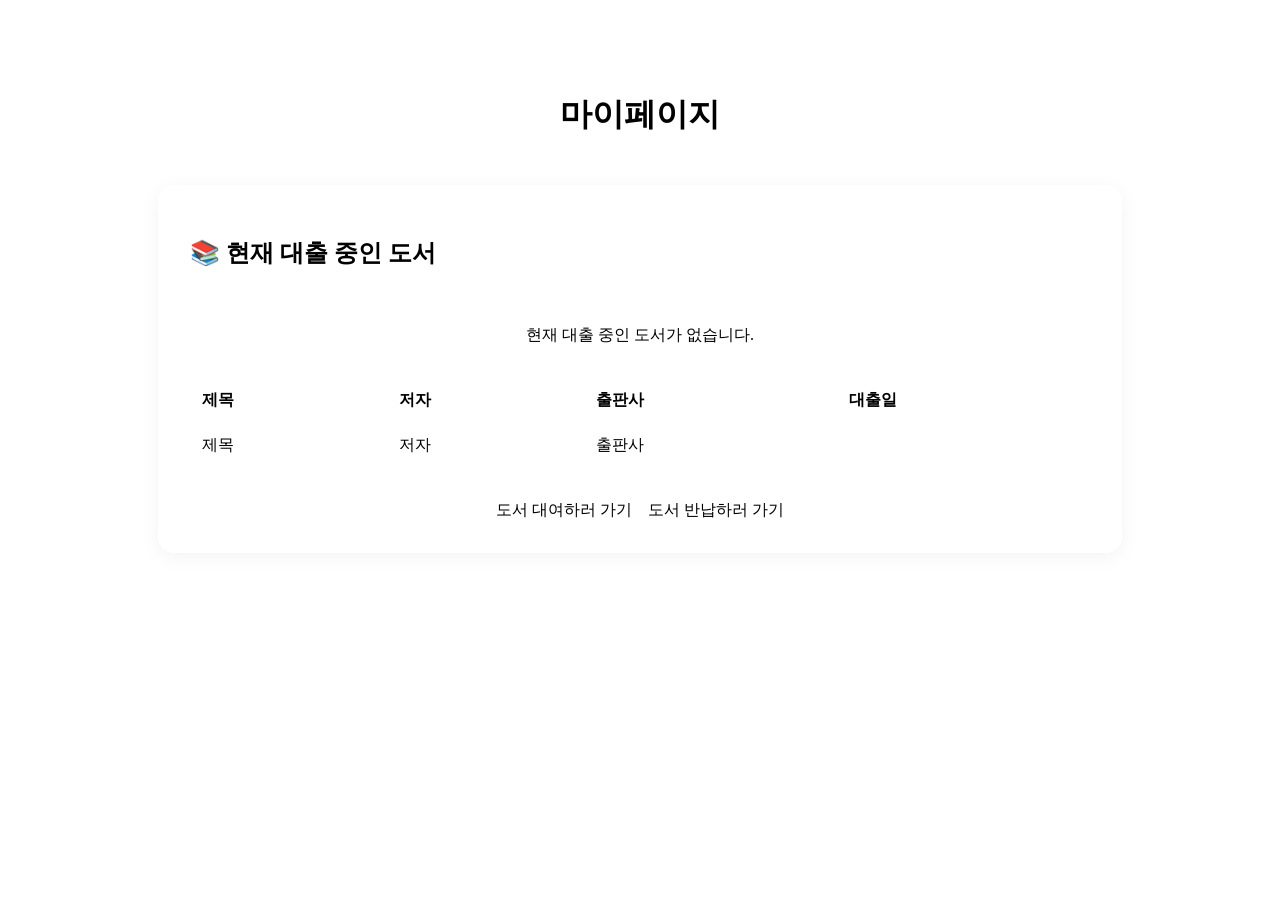
<file: src/main/resources/templates/mypage/index.html>
<!DOCTYPE html>
<html lang="ko" xmlns:th="http://www.thymeleaf.org">
<head>
  <meta charset="UTF-8">
  <meta name="viewport" content="width=device-width, initial-scale=1.0">
  <title>마이페이지 - 도서관리시스템</title>
  <link rel="stylesheet" th:href="@{/css/app.css}">
</head>

<body style="display:flex; flex-direction:column; min-height:100vh;">

  <!-- 헤더 -->
  <div th:replace="~{_partials/header :: header}"></div>

  <!-- 메인 -->
  <main class="container"
        style="flex:1; display:flex; flex-direction:column; align-items:center; padding: 4rem 1rem;">

    <h1 style="font-size: 2rem; margin-bottom: 3rem; text-align:center;">
      마이페이지
    </h1>

    <!-- 카드 영역 -->
    <div style="width: 100%; max-width: 900px;
                background: var(--surface-color);
                border-radius: 16px;
                padding: 2rem;
                box-shadow: var(--shadow, 0 4px 20px rgba(0,0,0,0.05));">

      <h2 style="margin-bottom: 1.5rem;">📚 현재 대출 중인 도서</h2>

      <!-- 대출 목록 없음 -->
      <div th:if="${#lists.isEmpty(loans)}"
           style="padding: 2rem; text-align:center; color: var(--text-muted);">
        현재 대출 중인 도서가 없습니다.
      </div>

      <!-- 대출 목록 있음 -->
      <table th:if="${!#lists.isEmpty(loans)}"
             style="width:100%; border-collapse: collapse;">

        <thead>
          <tr style="border-bottom: 2px solid var(--border-color);">
            <th style="padding: 0.75rem; text-align:left;">제목</th>
            <th style="padding: 0.75rem; text-align:left;">저자</th>
            <th style="padding: 0.75rem; text-align:left;">출판사</th>
            <th style="padding: 0.75rem; text-align:left;">대출일</th>
          </tr>
        </thead>

        <tbody>
          <tr th:each="loan : ${loans}"
              style="border-bottom: 1px solid var(--border-color);">

            <td style="padding: 0.75rem;" th:text="${loan.title}">제목</td>
            <td style="padding: 0.75rem;" th:text="${loan.author}">저자</td>
            <td style="padding: 0.75rem;" th:text="${loan.publisher}">출판사</td>
            <td style="padding: 0.75rem;" th:text="${#temporals.format(loan.borrowedAt, 'yyyy-MM-dd HH:mm')}"></td>
          </tr>
        </tbody>
      </table>

      <!-- 하단 버튼 -->
      <div style="display:flex; gap: 1rem; justify-content:center; margin-top: 2rem;">
        
        <a th:href="@{/list}"
           class="btn btn-primary btn-huge flex items-center justify-center">
          도서 대여하러 가기
        </a>

        <a th:href="@{/return}"
           class="btn btn-outline btn-huge flex items-center justify-center"
           style="background-color: var(--surface-color);">
          도서 반납하러 가기
        </a>

      </div>

    </div>

  </main>

  <!-- 푸터 -->
  <div th:replace="~{_partials/footer :: footer}"></div>

  <script th:src="@{/js/app.js}"></script>

</body>
</html>
</file>
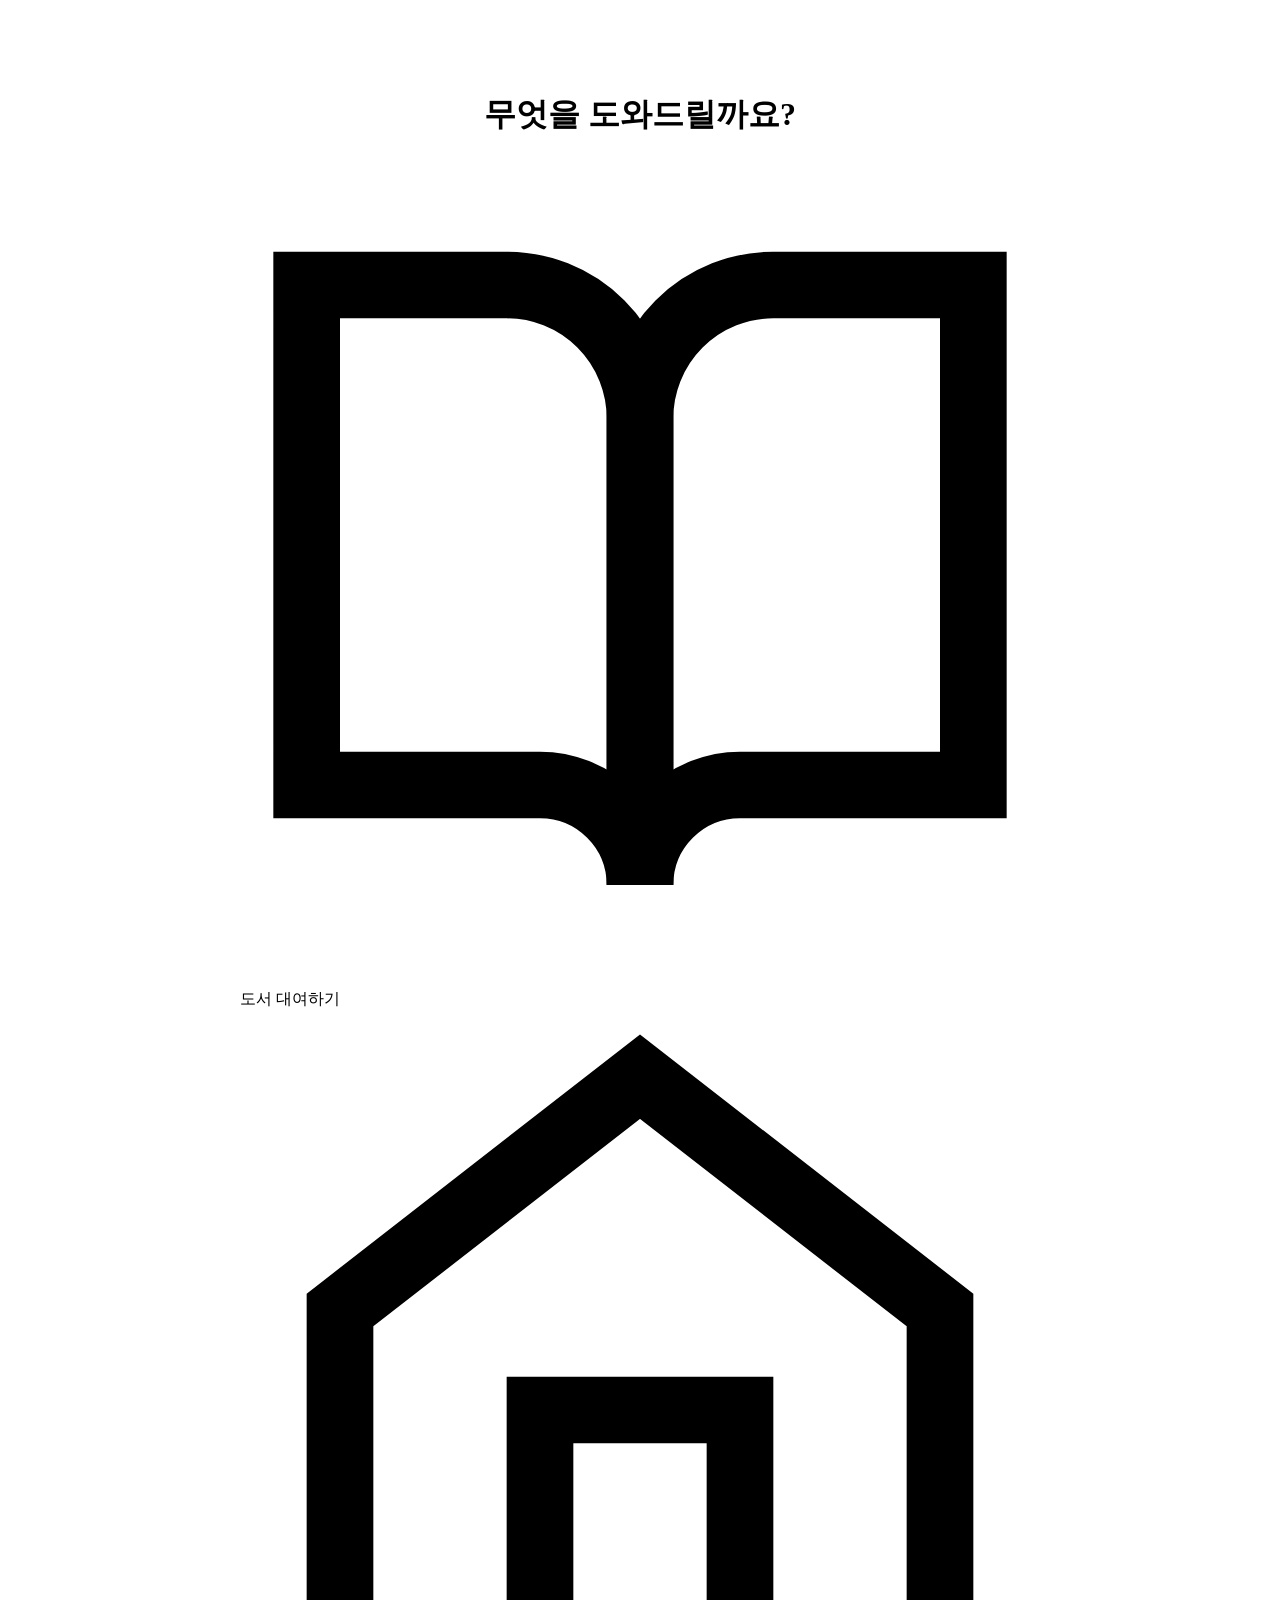
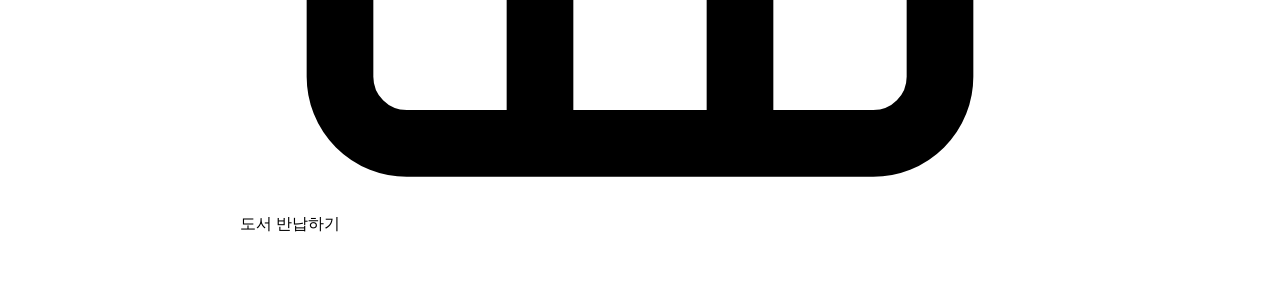
<file: src/main/resources/templates/home.html>
<!DOCTYPE html>
<html lang="ko" xmlns:th="http://www.thymeleaf.org">
<head>
    <meta charset="UTF-8">
    <meta name="viewport" content="width=device-width, initial-scale=1.0">
    <title>홈 - 도서관리시스템</title>
    <link rel="stylesheet" th:href="@{/css/app.css}">
</head>
<body style="display:flex; flex-direction:column; min-height:100vh;">

    <div th:replace="~{_partials/header :: header}"></div> 

    <main class="container" style="flex:1; display:flex; flex-direction:column; justify-content:center; align-items:center; padding: 4rem 1rem;">
        <h1 style="font-size: 2rem; margin-bottom: 3rem; text-align:center;">무엇을 도와드릴까요?</h1>
        
        <div class="grid grid-cols-2" style="width: 100%; max-width: 800px;">
            <a th:href="@{/list}" class="btn btn-primary btn-huge flex items-center justify-center">
                <svg viewBox="0 0 24 24" fill="none" stroke="currentColor" stroke-width="2"><path d="M2 3h6a4 4 0 0 1 4 4v14a3 3 0 0 0-3-3H2z"></path><path d="M22 3h-6a4 4 0 0 0-4 4v14a3 3 0 0 1 3-3h7z"></path></svg>
                도서 대여하기
            </a>
            
            <a th:href="@{/return}" class="btn btn-outline btn-huge flex items-center justify-center" style="background-color: var(--surface-color);">
                <svg viewBox="0 0 24 24" fill="none" stroke="currentColor" stroke-width="2"><path d="M3 9l9-7 9 7v11a2 2 0 0 1-2 2H5a2 2 0 0 1-2-2z"></path><polyline points="9 22 9 12 15 12 15 22"></polyline></svg>
                도서 반납하기
            </a>
        </div> </main> <div th:replace="~{_partials/footer :: footer}"></div>

    <script th:src="@{/js/app.js}"></script>
</body>
</html>
</file>
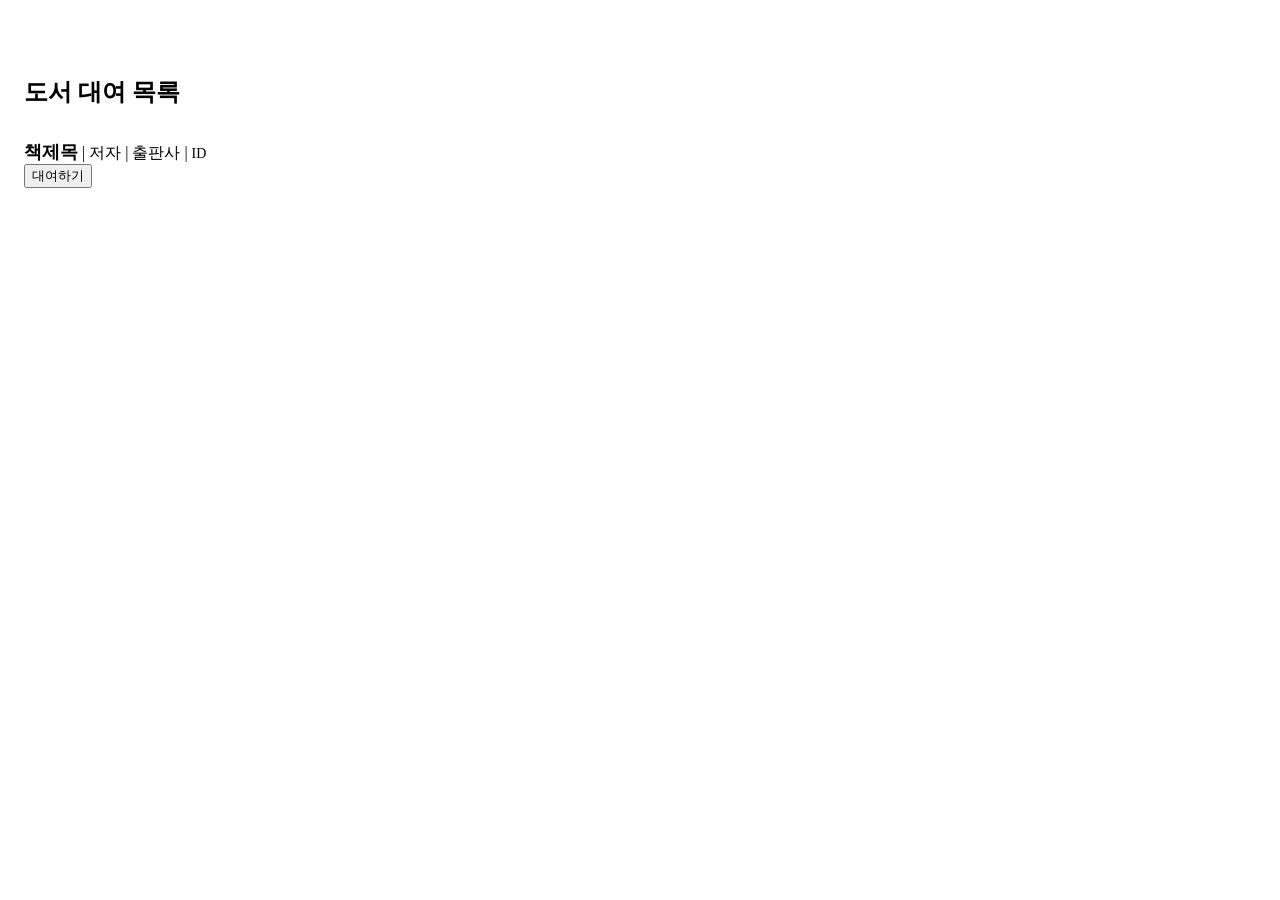
<file: src/main/resources/templates/list.html>
<!DOCTYPE html>
<html lang="ko" xmlns:th="http://www.thymeleaf.org">
<head>
    <meta charset="UTF-8">
    <meta name="viewport" content="width=device-width, initial-scale=1.0">
    <title>도서 대여 - 도서관리시스템</title>
    <link rel="stylesheet" th:href="@{/css/app.css}">
</head>
<body>
	<!-- 헤더 추가 -->
	<header th:replace="~{_partials/header :: header}"></header>
	<main class="container" style="padding: 3rem 1rem;">
        <div class="flex items-center justify-between" style="margin-bottom: 2rem;">
            <h2>도서 대여 목록</h2>
        </div>

        <div class="list-group">
            <div class="list-item" th:each="book : ${books}">
                <div class="book-info-row">
                    <strong th:text="${book.title}" style="font-size: 1.125rem;">책제목</strong>
                    <span class="divider">|</span>
                    <span th:text="${book.author}">저자</span>
                    <span class="divider">|</span>
                    <span th:text="${book.publisher}">출판사</span>
                    <span class="divider">|</span>
                    <span class="text-muted" th:text="'ID: ' + ${book.bookId}" style="font-size:0.875rem;">ID</span>
                </div>
                <form action="/borrow" method="POST" style="margin:0;">
                    <input type="hidden" name="bookId" th:value="${book.bookId}">
                    <button type="submit" class="btn btn-primary">대여하기</button>
                </form>
            </div>
        </div>
    </main>
</body>
</html>
</file>
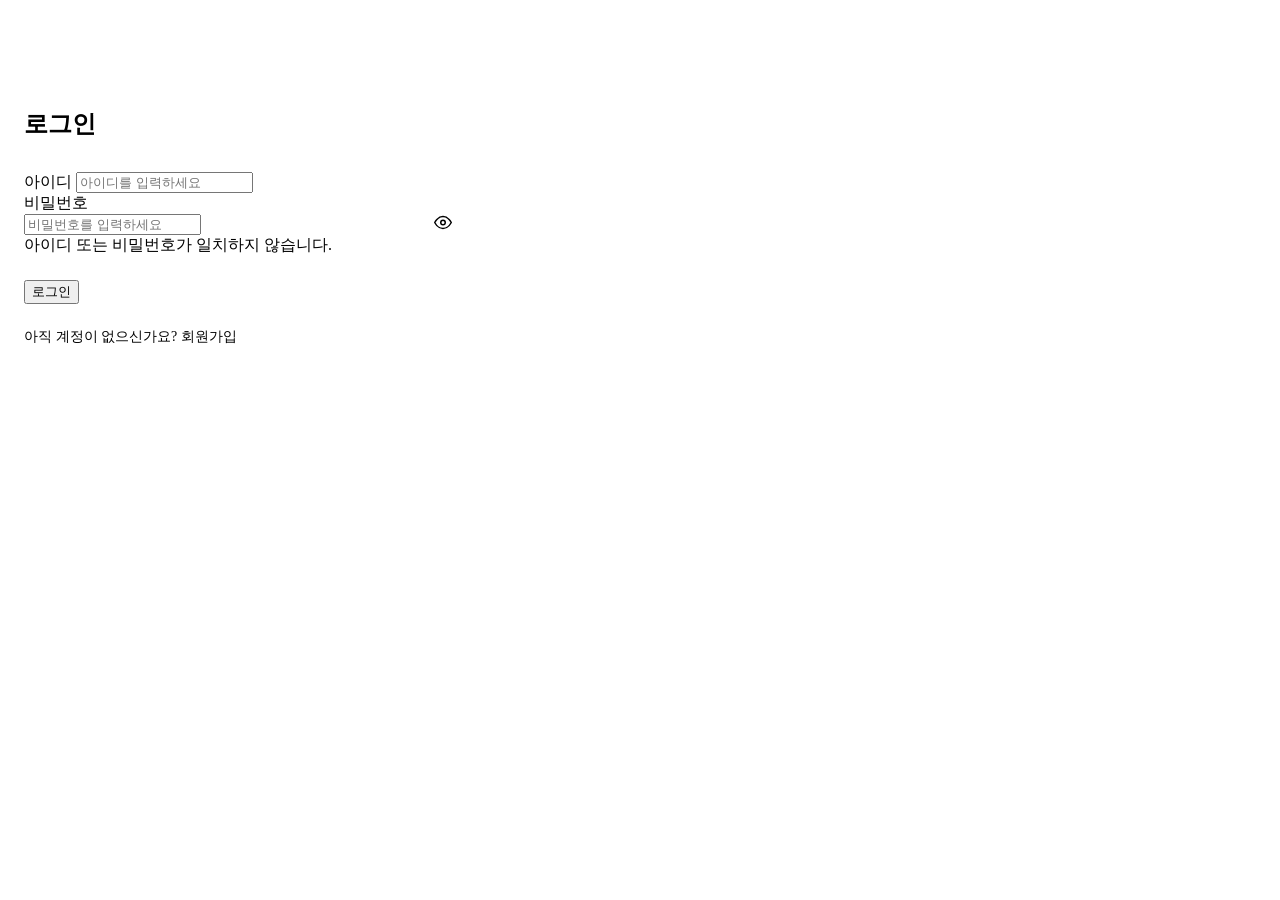
<file: src/main/resources/templates/login.html>
<!DOCTYPE html>
<html lang="ko" xmlns:th="http://www.thymeleaf.org">
<head>
    <meta charset="UTF-8">
    <meta name="viewport" content="width=device-width, initial-scale=1.0">
    <title>로그인 - 도서관리시스템</title>
    <link rel="stylesheet" th:href="@{/css/app.css}">
</head>
<body>
    <main class="container" style="padding: 5rem 1rem; max-width: 450px;">
        <div class="card">
            <h2 class="text-center" style="margin-bottom: 2rem;">로그인</h2>

            <form th:action="@{/member/login}" method="POST">
                
                <div class="form-group">
                    <label class="form-label" for="loginId">아이디</label>
                    <input type="text" id="loginId" name="userId" class="form-control" required placeholder="아이디를 입력하세요">
                    <div class="form-error"></div>
                </div>

                <div class="form-group">
                    <label class="form-label" for="loginPassword">비밀번호</label>
                    <div style="position:relative;">
                        <input type="password" id="loginPassword" name="password" class="form-control" required placeholder="비밀번호를 입력하세요">
                        <button type="button" data-action="toggle-password" data-target="loginPassword" style="position:absolute; right:1rem; top:50%; transform:translateY(-50%); background:none; border:none; cursor:pointer; color:var(--text-muted);">
                            <svg width="18" height="18" viewBox="0 0 24 24" fill="none" stroke="currentColor" stroke-width="2"><path d="M1 12s4-8 11-8 11 8 11 8-4 8-11 8-11-8-11-8z"></path><circle cx="12" cy="12" r="3"></circle></svg>
                        </button>
                    </div>
                    <div class="form-error" th:if="${errorMessage != null}" th:text="${errorMessage}">아이디 또는 비밀번호가 일치하지 않습니다.</div>
                </div>

                <button type="submit" class="btn btn-primary btn-block" style="margin-top: 1.5rem;">로그인</button>
                
                <div class="text-center" style="margin-top: 1.5rem; font-size: 0.875rem;">
                    <span class="text-muted">아직 계정이 없으신가요?</span> 
                    <a th:href="@{/member/register}" style="color:var(--primary); font-weight:500;">회원가입</a>
                </div>
            </form>
        </div>
    </main>

    <script th:src="@{/js/app.js}"></script>
</body>
</html>
</file>
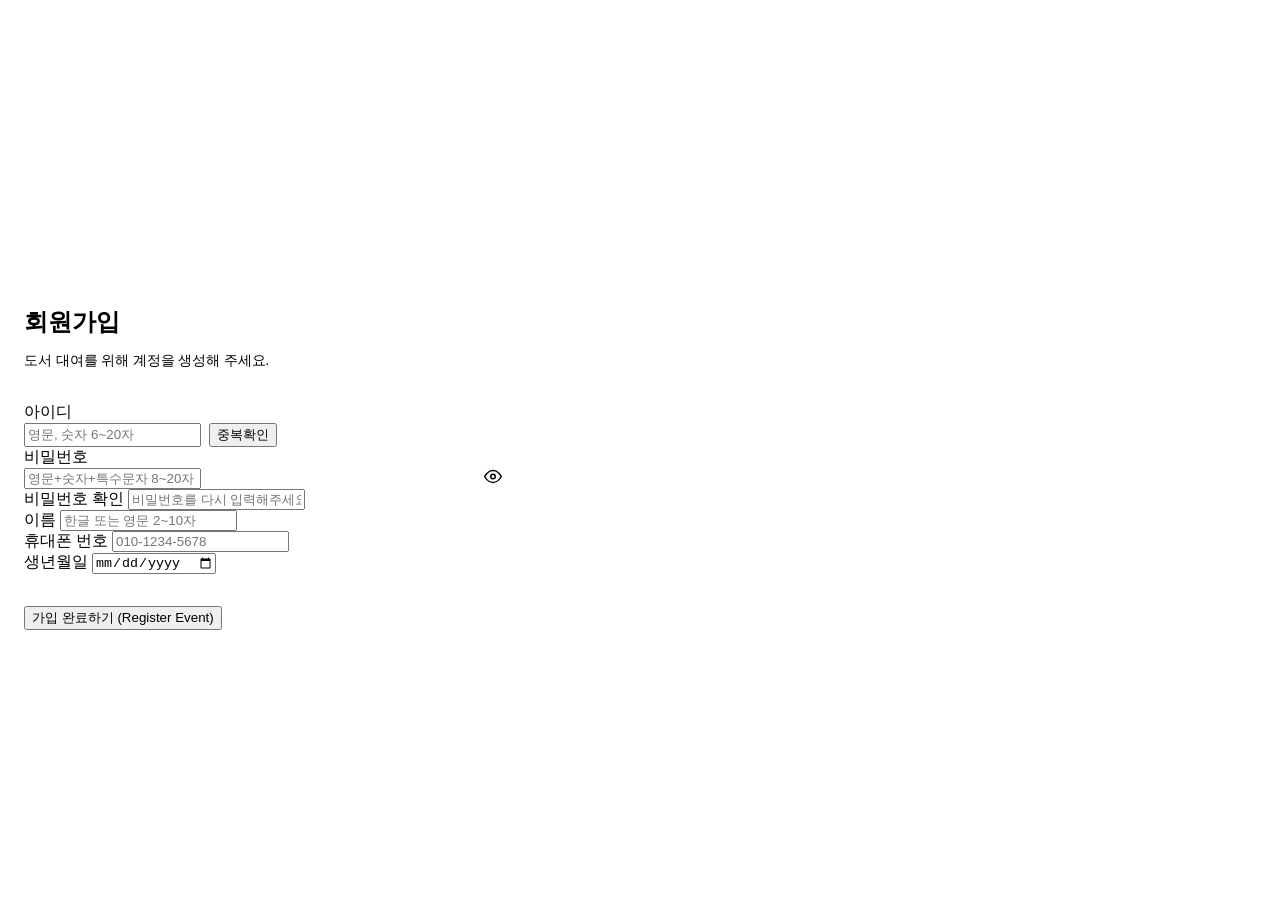
<file: src/main/resources/templates/register.html>
<!DOCTYPE html>
<html lang="ko">

<html lang="ko" xmlns:th="http://www.thymeleaf.org">
<head>
    <meta charset="UTF-8">
    <meta name="viewport" content="width=device-width, initial-scale=1.0">
    <title>회원가입 - 도서관리시스템</title>
    <link rel="stylesheet" th:href="@{/css/app.css}">
</head>
<body style="display:flex; flex-direction:column; min-height:100vh;">
    <main class="container" style="flex:1; display:flex; flex-direction:column; justify-content:center; padding: 4rem 1rem; max-width: 500px;">
        <div class="card">
            <h2 class="text-center" style="margin-bottom: 0.5rem;">회원가입</h2>
            <p class="text-center text-muted" style="margin-bottom: 2rem; font-size:0.875rem;">도서 대여를 위해 계정을 생성해 주세요.</p>

            <form th:action="@{/member/register}" method="POST" novalidate>
                
                <div class="form-group">
                    <label class="form-label" for="userId">아이디</label>
                    <div style="display: flex; gap: 0.5rem;">
                        <input type="text" id="userId" name="userId" class="form-control" required placeholder="영문, 숫자 6~20자">
                        <button type="button" class="btn btn-outline" data-action="check-id" style="white-space: nowrap;">중복확인</button>
                    </div>
                    <div class="form-error"></div>
                </div>

                <div class="form-group">
                    <label class="form-label" for="userPassword">비밀번호</label>
                    <div style="position:relative;">
                        <input type="password" id="userPassword" name="password" class="form-control" required placeholder="영문+숫자+특수문자 8~20자">
                        <button type="button" data-action="toggle-password" data-target="userPassword" style="position:absolute; right:1rem; top:50%; transform:translateY(-50%); background:none; border:none; cursor:pointer; color:var(--text-muted);">
                            <svg width="18" height="18" viewBox="0 0 24 24" fill="none" stroke="currentColor" stroke-width="2"><path d="M1 12s4-8 11-8 11 8 11 8-4 8-11 8-11-8-11-8z"></path><circle cx="12" cy="12" r="3"></circle></svg>
                        </button>
                    </div>
                    <div class="form-error"></div>
                </div>

                <div class="form-group">
                    <label class="form-label" for="userPasswordConfirm">비밀번호 확인</label>
                    <input type="password" id="userPasswordConfirm" name="passwordCheck" class="form-control" required placeholder="비밀번호를 다시 입력해주세요">
                    <div class="form-error"></div>
                </div>

                <div class="form-group">
                    <label class="form-label" for="userName">이름</label>
                    <input type="text" id="userName" name="userName" class="form-control" required placeholder="한글 또는 영문 2~10자">
                    <div class="form-error"></div>
                </div>

                <div class="form-group">
                    <label class="form-label" for="userPhone">휴대폰 번호</label>
                    <input type="tel" id="userPhone" name="phoneNumber" class="form-control" required placeholder="010-1234-5678">
                    <div class="form-error"></div>
                </div>

                <div class="form-group">
                    <label class="form-label" for="userBirth">생년월일</label>
                    <input type="date" id="userBirth" name="birthDate" class="form-control" required>
                    <div class="form-error"></div>
                </div>


                <button type="submit" class="btn btn-primary btn-block" style="margin-top: 2rem;">가입 완료하기 (Register Event)</button>
            </form>
        </div>
    </main>

    <script th:src="@{/js/app.js}"></script>
</body>
</html>
</file>
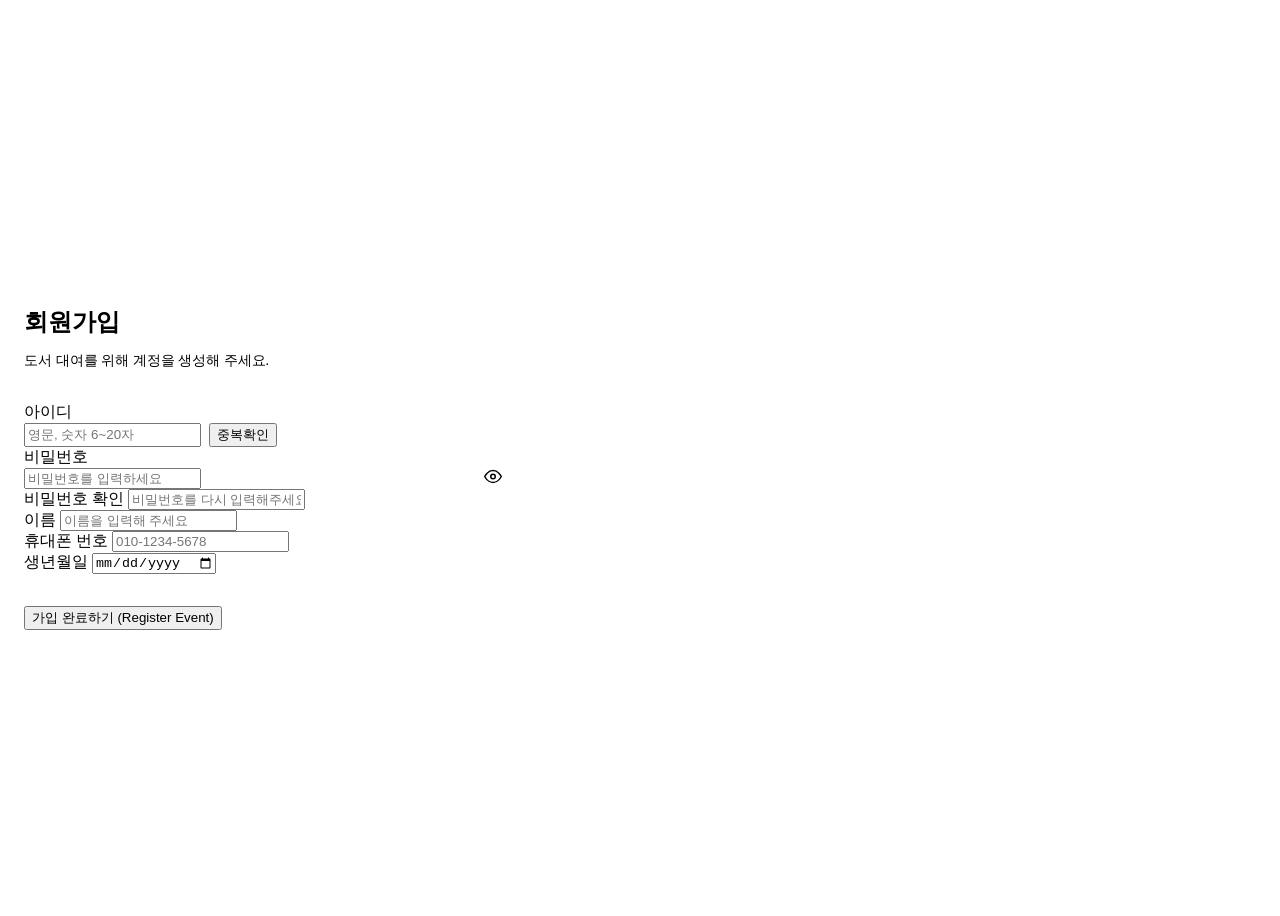
<file: src/main/resources/templates/registerform.html>
<!DOCTYPE html>
<html lang="ko" xmlns:th="http://www.thymeleaf.org">
<head>
    <meta charset="UTF-8">
    <meta name="viewport" content="width=device-width, initial-scale=1.0">
    <title>회원가입 - 도서관리시스템</title>
    <link rel="stylesheet" th:href="@{/css/app.css}">
</head>
<body style="display:flex; flex-direction:column; min-height:100vh;">
    <main class="container" style="flex:1; display:flex; flex-direction:column; justify-content:center; padding: 4rem 1rem; max-width: 500px;">
        <div class="card">
            <h2 class="text-center" style="margin-bottom: 0.5rem;">회원가입</h2>
            <p class="text-center text-muted" style="margin-bottom: 2rem; font-size:0.875rem;">도서 대여를 위해 계정을 생성해 주세요.</p>

            <form th:action="@{/member/register}" method="POST" novalidate>
                
                <div class="form-group">
                    <label class="form-label" for="userId">아이디</label>
                    <div style="display: flex; gap: 0.5rem;">
                        <input type="text" id="userId" name="userId" class="form-control" required placeholder="영문, 숫자 6~20자">
                        <button type="button" class="btn btn-outline" data-action="check-id" style="white-space: nowrap;">중복확인</button>
                    </div>
                    <div class="form-error"></div>
                </div>

                <div class="form-group">
                    <label class="form-label" for="password">비밀번호</label>
                    <div style="position:relative;">
                        <input type="password" id="password" name="password" class="form-control" required placeholder="비밀번호를 입력하세요">
                        <button type="button" data-action="toggle-password" data-target="userPassword" style="position:absolute; right:1rem; top:50%; transform:translateY(-50%); background:none; border:none; cursor:pointer; color:var(--text-muted);">
                            <svg width="18" height="18" viewBox="0 0 24 24" fill="none" stroke="currentColor" stroke-width="2"><path d="M1 12s4-8 11-8 11 8 11 8-4 8-11 8-11-8-11-8z"></path><circle cx="12" cy="12" r="3"></circle></svg>
                        </button>
                    </div>
                    <div class="form-error"></div>
                </div>

                <div class="form-group">
                    <label class="form-label" for="userPasswordConfirm">비밀번호 확인</label>
                    <input type="password" id="userPasswordConfirm" class="form-control" required placeholder="비밀번호를 다시 입력해주세요">
                    <div class="form-error"></div>
                </div>

                <div class="form-group">
                    <label class="form-label" for="userName">이름</label>
                    <input type="text" id="userName" name="userName" class="form-control" required placeholder="이름을 입력해 주세요">
                    <div class="form-error"></div>
                </div>

                <div class="form-group">
                    <label class="form-label" for="phoneNumber">휴대폰 번호</label>
                    <input type="tel" id="phoneNumber" name="phoneNumber" class="form-control" required placeholder="010-1234-5678">
                    <div class="form-error"></div>
                </div>

                <div class="form-group">
                    <label class="form-label" for="birthDate">생년월일</label>
                    <input type="date" id="birthDate" name="birthDate" class="form-control" required>
                    <div class="form-error"></div>
                </div>

           

                <button type="submit" class="btn btn-primary btn-block" style="margin-top: 2rem;">가입 완료하기 (Register Event)</button>
            </form>
        </div>
    </main>

    <script src="../static/js/app.js"></script>
</body>
</html>
</file>
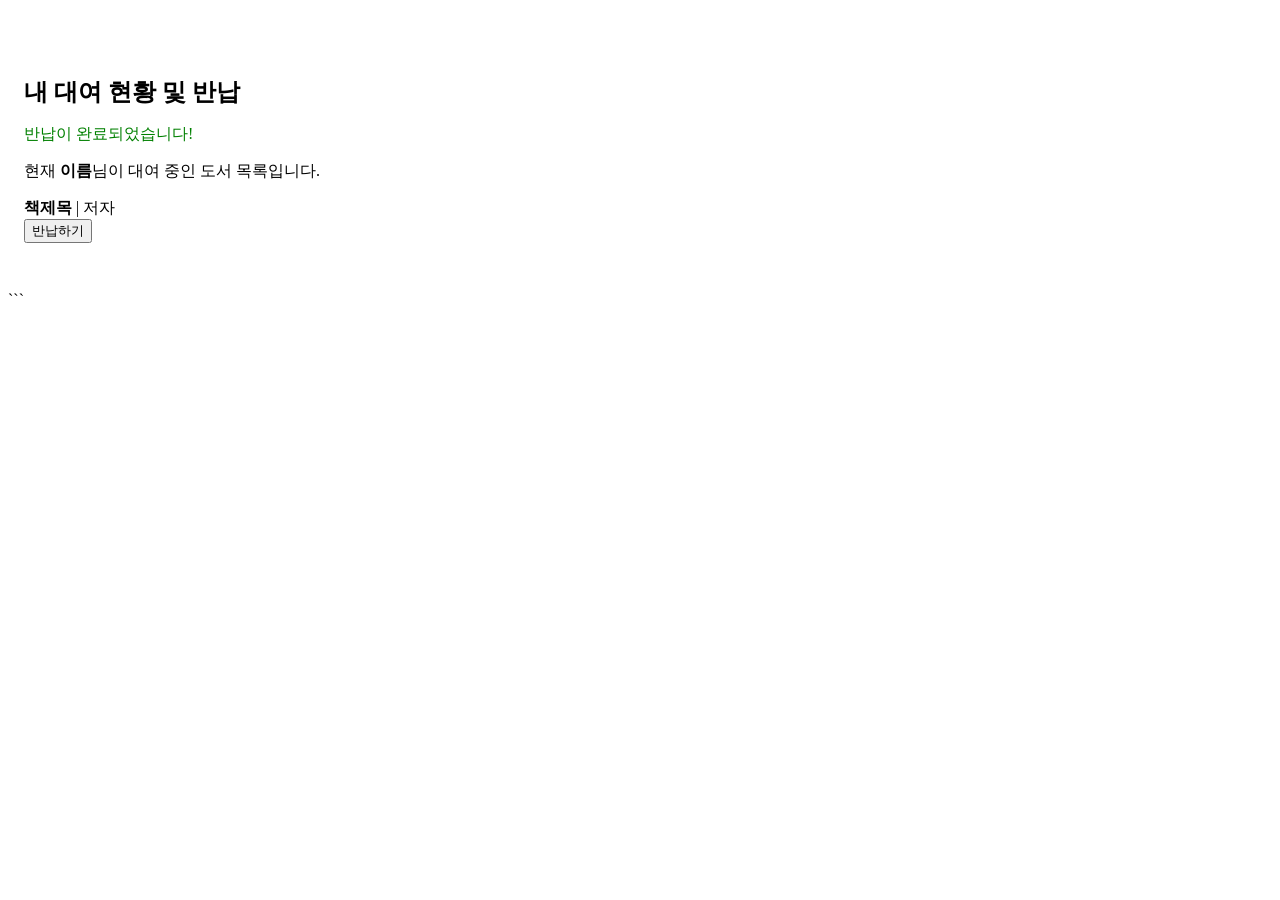
<file: src/main/resources/templates/return.html>
<!DOCTYPE html>
<html lang="ko" xmlns:th="http://www.thymeleaf.org">
<head>
    <meta charset="UTF-8">
    <meta name="viewport" content="width=device-width, initial-scale=1.0">
    <title>도서 반납 - 도서관리시스템</title>
    <link rel="stylesheet" th:href="@{/css/app.css}">
</head>
<body>
	<!-- 헤더 추가 -->
	<header th:replace="~{_partials/header :: header}"></header>
    <main class="container" style="padding: 3rem 1rem;">
        <h2 style="margin-bottom: 0.5rem;">내 대여 현황 및 반납</h2>
        <p th:if="${param.success}" style="color:green;">
        <span th:text="${param.bookTitle}"></span>반납이 완료되었습니다!</p>
        <p class="text-muted">현재 <strong th:text="${userName}">이름</strong>님이 대여 중인 도서 목록입니다.</p>

        <div class="list-group">
            <div class="list-item" th:each="b : ${borrowings}">
                <div class="book-info-row">
                    <strong th:text="${b.book.title}">책제목</strong>
                    <span class="divider">|</span>
                    <span th:text="${b.book.author}">저자</span>
                </div>
                <form action="/return" method="POST" style="margin:0;">
                    <input type="hidden" name="bookId" th:value="${b.book.bookId}">
                    <button type="submit" class="btn btn-outline">반납하기</button>
                </form>
            </div>
        </div>
    </main>
</body>
</html>
```
</file>
